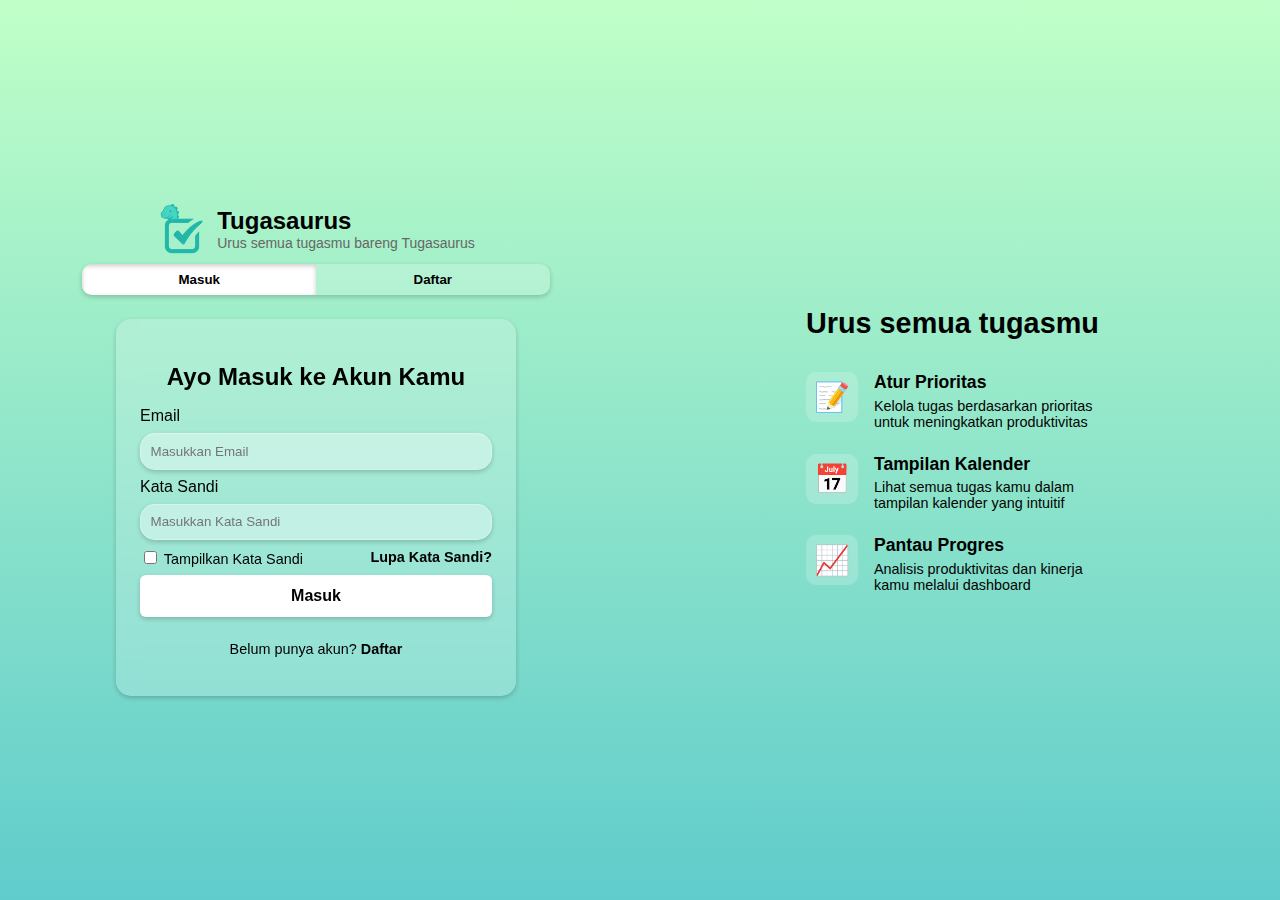
<file: index.html>
<!DOCTYPE html>
<html lang="id">
<head>
  <meta charset="UTF-8" />
  <meta name="viewport" content="width=device-width, initial-scale=1.0"/>
  <title>Tugasaurus - Masuk</title>
  <style>
    * {
      box-sizing: border-box;
      font-family: 'Poppins', sans-serif;
    }

    body, html {
      background: linear-gradient(to bottom, #C0FFC8, #60CCCC);
      min-height: 100vh;
      margin: 0;
    }

    .container {
      display: flex;
      min-height: 100vh;
    }

    .left-column {
      flex: 1;
      color: #000;
      padding: 3rem 2rem;
      display: flex;
      flex-direction: column;
      justify-content: center;
    }

    .right-column {
      flex: 1;
      padding: 1.5rem;
      display: flex;
      flex-direction: column;
      align-items: center;
      justify-content: center;
    }

    .tabs {
      display: flex;
      width: 80%;
      margin-bottom: 1.5rem;
      box-shadow: 0 2px 5px rgba(0,0,0,0.2);
      border-radius: 10px;
      overflow: hidden;
    }

    .tab {
      flex: 1;
      padding: 0.5rem;
      background: rgba(255, 255, 255, 0.2);
      border: none;
      cursor: pointer;
      font-weight: bold;
    }

    .tab.active {
      background: #fff;
      box-shadow: inset 0 2px 5px rgba(0, 0, 0, 0.2);
    }

    .login-card {
      background: rgba(255, 255, 255, 0.2);
      padding: 1.5rem;
      width: 80%;
      max-width: 400px;
      border-radius: 15px;
      box-shadow: 0 2px 5px rgba(0,0,0,0.2);
      backdrop-filter: blur(10px);
      max-height: calc(100vh - 10rem);
      overflow-y: auto;
    }

    .login-card h2 {
      text-align: center;
      margin-bottom: 1rem;
    }

    form {
      display: flex;
      flex-direction: column;
      gap: 0.5rem;
      margin-top: 0.8rem;
    }

    label {
      font-weight: 500;
    }

    input[type="email"],
    input[type="password"] {
      padding: 0.6rem;
      border-radius: 15px;
      border: 1px solid rgba(255, 255, 255, 0.3);
      background: rgba(255, 255, 255, 0.2);
      box-shadow: 0 2px 5px rgba(0,0,0,0.2);
      backdrop-filter: blur(10px);
    }

    .options {
      display: flex;
      justify-content: space-between;
      align-items: center;
      font-size: 0.9em;
    }

    .options a {
      text-decoration: none;
      color: black;
      font-weight: bold;
    }

    .login-button {
      background-color: white;
      color: black;
      font-weight: bold;
      text-align: center;
      padding: 0.7rem;
      border: 1px solid rgba(255, 255, 255, 0.3);
      border-radius: 6px;
      box-shadow: 0 2px 5px rgba(0,0,0,0.2);
      backdrop-filter: blur(10px);
      cursor: pointer;
      text-decoration: none;
    }

    .login-button:hover {
      background-color: #ccc;
    }

    .register-link {
      text-align: center;
      margin-top: 1rem;
      font-size: 0.9em;
    }

    .register-link a {
      color: black;
      font-weight: bold;
      text-decoration: none;
    }

    .features {
      max-width: 300px;
      margin: 0 auto;
    }

    .features h2 {
      font-size: 1.8rem;
      margin-bottom: 2rem;
      font-weight: bold;
    }

    .feature-item {
      display: flex;
      align-items: flex-start;
      margin-bottom: 1.5rem;
    }

    .feature-item .icon {
      font-size: 1.8rem;
      background: rgba(255,255,255,0.2);
      border-radius: 10px;
      padding: 0.5rem;
      margin-right: 1rem;
    }

    .feature-item h3 {
      margin: 0;
      font-size: 1.1rem;
      font-weight: bold;
    }

    .feature-item p {
      margin: 0.3rem 0 0;
      font-size: 0.9rem;
      color: #040404;
    }

    .logo-container {
      display: flex;
      align-items: center;
      gap: 10px;
      margin-bottom: 10px;
    }

    .logo-img {
      width: 50px;
    }

    .logo-text h1 {
      font-size: 24px;
      margin: 0;
    }

    .logo-text p {
      font-size: 14px;
      margin: 0;
      color: #666;
    }

    .clicked-animation {
      transform: scale(0.96);
      transition: transform 0.1s ease-in-out;
    }
  </style>
</head>
<body>
  <div class="container">
    <div class="right-column">
      <div class="logo-container">
        <img src="logo_tugasaurus.png" alt="Tugasaurus Logo" class="logo-img">
        <div class="logo-text">
          <h1>Tugasaurus</h1>
          <p>Urus semua tugasmu bareng Tugasaurus</p>
        </div>
      </div>

      <div class="tabs">
        <button class="tab active">Masuk</button>
        <button class="tab" onclick="window.location.href='haldaftar.html'">Daftar</button>
      </div>

      <div class="login-card">
        <h2>Ayo Masuk ke Akun Kamu</h2>
        <form>
          <label for="email">Email</label>
          <input type="email" id="email" placeholder="Masukkan Email">

          <label for="password">Kata Sandi</label>
          <input type="password" id="password" placeholder="Masukkan Kata Sandi">

          <div class="options">
            <label>
              <input type="checkbox" id="show-password">
              Tampilkan Kata Sandi
            </label>
            <a href="lupasandi.html">Lupa Kata Sandi?</a>
          </div>

          <a href="dashboard.html" class="login-button">Masuk</a>

          <p class="register-link">Belum punya akun? <a href="haldaftar.html">Daftar</a></p>
        </form>
      </div>
    </div>

    <div class="left-column">
      <div class="features">
        <h2>Urus semua tugasmu</h2>

        <div class="feature-item">
          <div class="icon">📝</div>
          <div>
            <h3>Atur Prioritas</h3>
            <p>Kelola tugas berdasarkan prioritas untuk meningkatkan produktivitas</p>
          </div>
        </div>

        <div class="feature-item">
          <div class="icon">📅</div>
          <div>
            <h3>Tampilan Kalender</h3>
            <p>Lihat semua tugas kamu dalam tampilan kalender yang intuitif</p>
          </div>
        </div>

        <div class="feature-item">
          <div class="icon">📈</div>
          <div>
            <h3>Pantau Progres</h3>
            <p>Analisis produktivitas dan kinerja kamu melalui dashboard</p>
          </div>
        </div>
      </div>
    </div>
  </div>

  <script>
    const checkbox = document.getElementById("show-password");
    const passwordInput = document.getElementById("password");

    checkbox.addEventListener("change", () => {
      passwordInput.type = checkbox.checked ? "text" : "password";
    });

    const loginButton = document.querySelector(".login-button");
    loginButton.addEventListener("click", (e) => {
      e.target.classList.add("clicked-animation");
      setTimeout(() => e.target.classList.remove("clicked-animation"), 100);
    });
  </script>
</body>
</html>
</file>
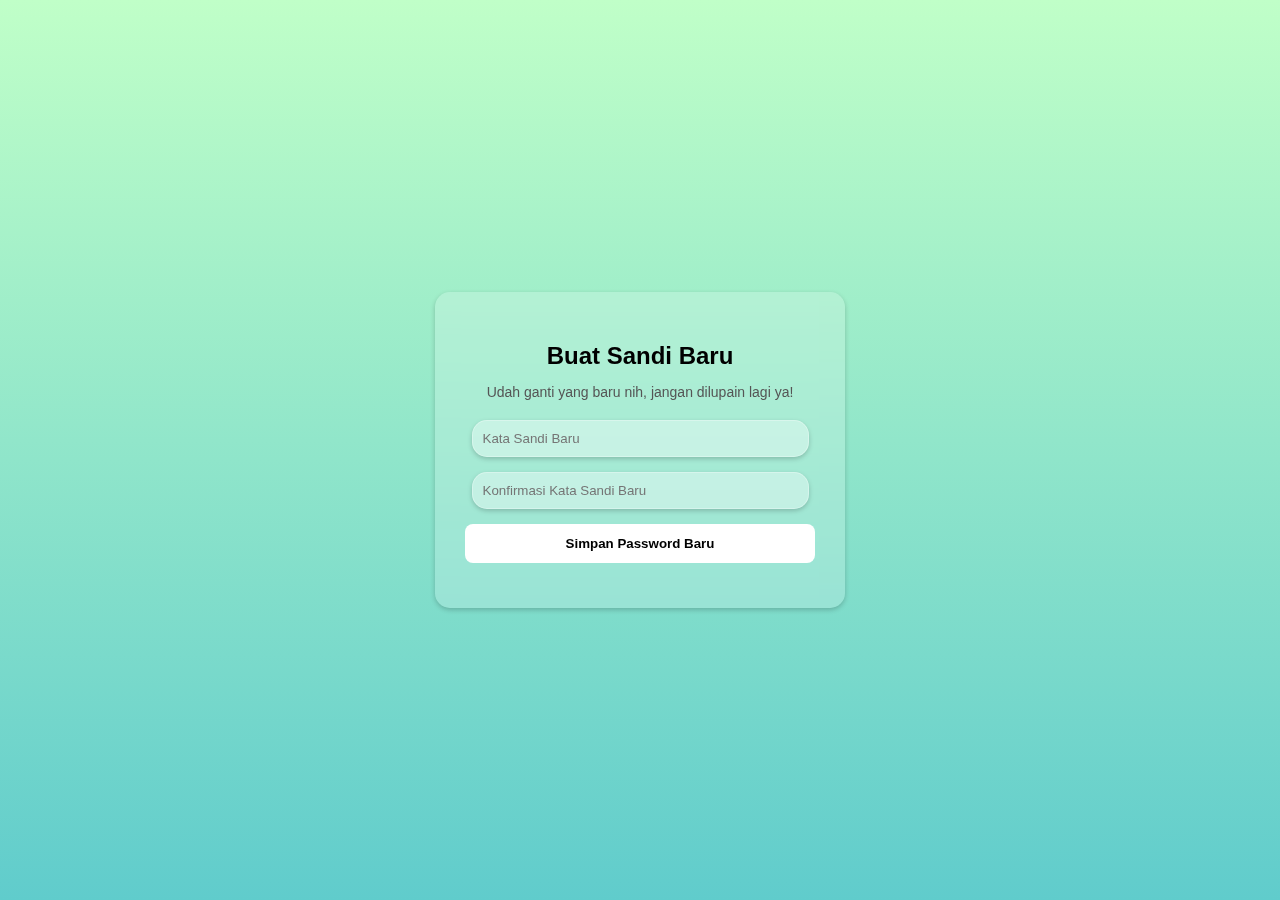
<file: gantisandi.html>
<!DOCTYPE html>
<html lang="id">
<head>
  <meta charset="UTF-8">
  <meta name="viewport" content="width=device-width, initial-scale=1.0">
  <title>Ganti Kata Sandi</title>

  <style>
    body {
      margin: 0;
      padding: 0;
      height: 100vh;
      background: linear-gradient(to bottom, #C0FFC8, #60CCCC);
      display: flex;
      justify-content: center;
      align-items: center;
      font-family: 'Segoe UI', Tahoma, Geneva, Verdana, sans-serif;
    }

    .form-container {
      background: rgba(255, 255, 255, 0.2);
      padding: 30px;
      border-radius: 15px;
      box-shadow: 0 2px 5px rgba(0,0,0,0.2);
      backdrop-filter: blur(10px);
      text-align: center;
      width: 350px;
      position: relative;
    }

    h2 {
      margin-bottom: 10px;
      font-size: 24px;
      font-weight: bold;
    }

    p {
      color: #555;
      margin-bottom: 20px;
      font-size: 14px;
    }

    input {
      flex: 1;
      padding: 10px;
      border-radius: 15px;
      box-shadow: 0 2px 5px rgba(0,0,0,0.2);
      border: 1px solid rgba(255, 255, 255, 0.3);
      backdrop-filter: blur(10px);
      background: rgba(255, 255, 255, 0.2);
      width: 90%;
      margin-bottom: 15px;
    }

    .submit-button {
      width: 100%;
      padding: 12px;
      background-color: white;
      color: black;
      font-weight: bold;
      border: none;
      border-radius: 8px;
      cursor: pointer;
      transition: background 0.3s;
      margin-bottom: 15px;
    }

    .submit-button:hover {
      background-color: #e0e0e0;
    }

    .notification {
      display: none;
      position: absolute;
      top: -50px;
      left: 50%;
      transform: translateX(-50%);
      padding: 10px 20px;
      border-radius: 8px;
      font-size: 14px;
      box-shadow: 0 2px 8px rgba(0, 0, 0, 0.15);
      animation: fadein 0.5s ease;
      z-index: 10;
    }

    .notification.success {
      background-color: #d4edda;
      color: #155724;
    }

    .notification.error {
      background-color: #f8d7da;
      color: #721c24;
    }

    @keyframes fadein {
      from { opacity: 0; transform: translate(-50%, -20px); }
      to { opacity: 1; transform: translate(-50%, 0); }
    }
  </style>
</head>

<body>

  <div class="form-container">
    <div id="notification" class="notification"></div>

    <h2>Buat Sandi Baru</h2>
    <p>Udah ganti yang baru nih, jangan dilupain lagi ya!</p>

    <input type="password" id="new-password" placeholder="Kata Sandi Baru">
    <input type="password" id="confirm-password" placeholder="Konfirmasi Kata Sandi Baru">

    <button type="button" class="submit-button" onclick="changePassword()">Simpan Password Baru</button>
  </div>

  <script>
    function showNotif(message, type) {
      const notification = document.getElementById('notification');
      notification.innerText = message;
      notification.className = `notification ${type}`;
      notification.style.display = 'block';

      setTimeout(() => {
        notification.style.display = 'none';
      }, 3000);
    }

    function changePassword() {
      const newPassword = document.getElementById('new-password').value.trim();
      const confirmPassword = document.getElementById('confirm-password').value.trim();

      if (!newPassword || !confirmPassword) {
        showNotif('Ada kolom yang belum kamu isi :(', 'error');
      } else if (newPassword !== confirmPassword) {
        showNotif('Kata sandi belum cocok :(', 'error');
      } else {
        showNotif('Yeay sandi kamu berhasil diubah!', 'success');
        
        setTimeout(() => {
          window.location.href = 'dashboard.html'; 
        }, 1500);
      }
    }
  </script>

</body>
</html>
</file>
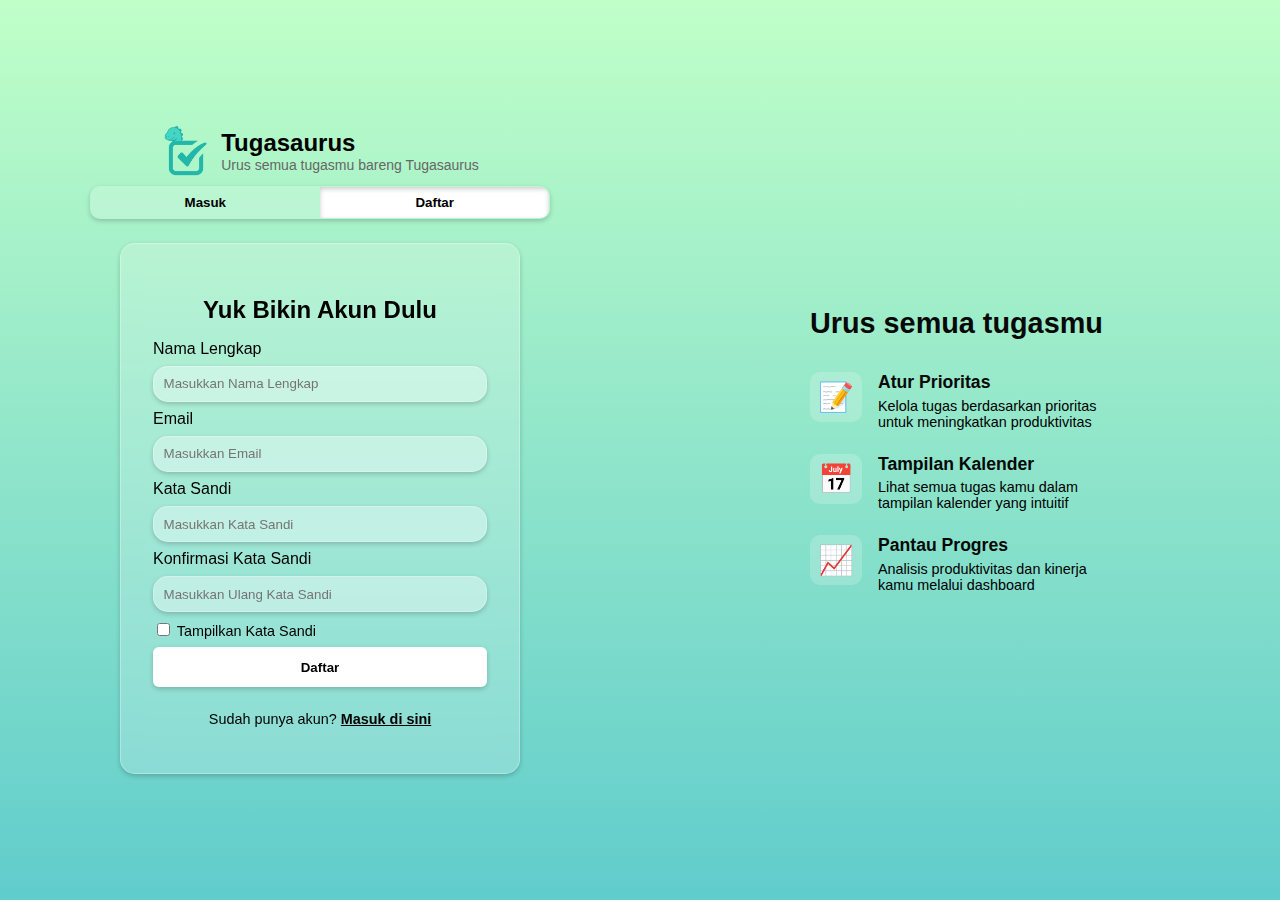
<file: haldaftar.html>
<!DOCTYPE html>
<html lang="id">
<head>
  <meta charset="UTF-8">
  <meta name="viewport" content="width=device-width, initial-scale=1.0">
  <title>Tugasaurus - Daftar</title>
  <link rel="stylesheet" href="daftar.css">
</head>
<body>
  <div class="container">
    <div class="right-column">
      <div class="logo-container"> 
        <img src="logo_tugasaurus.png" alt="Tugasaurus Logo" class="logo-img">
        <div class="logo-text">
          <h1>Tugasaurus</h1>
          <p>Urus semua tugasmu bareng Tugasaurus</p>
        </div>
      </div>

      <div class="tabs">
        <button class="tab" onclick="window.location.href='index.html'">Masuk</button>
        <button class="tab active">Daftar</button>
      </div>

      <div class="login-card">
        <h2>Yuk Bikin Akun Dulu</h2>
        <form>
          <label for="name">Nama Lengkap</label>
          <input type="text" id="name" placeholder="Masukkan Nama Lengkap">

          <label for="email">Email</label>
          <input type="email" id="email" placeholder="Masukkan Email">

          <label for="password">Kata Sandi</label>
          <input type="password" id="password" placeholder="Masukkan Kata Sandi">

          <label for="confirm-password">Konfirmasi Kata Sandi</label>
          <input type="password" id="confirm-password" placeholder="Masukkan Ulang Kata Sandi">

          <div class="options">
            <label>
              <input type="checkbox" id="show-password">
              Tampilkan Kata Sandi
            </label>
          </div>


          <button type="submit" class="login-button">Daftar</button>

          <p class="register-link">Sudah punya akun? <a href="index.html">Masuk di sini</a></p>
        </form>
      </div>
    </div>

    <!-- Background abu-abu + konten -->
    <div class="left-column">
      <div class="features">
        <h2>Urus semua tugasmu</h2>

        <div class="feature-item">
          <div class="icon">📝</div>
          <div>
            <h3>Atur Prioritas</h3>
            <p>Kelola tugas berdasarkan prioritas untuk meningkatkan produktivitas</p>
          </div>
        </div>

        <div class="feature-item">
          <div class="icon">📅</div>
          <div>
            <h3>Tampilan Kalender</h3>
            <p>Lihat semua tugas kamu dalam tampilan kalender yang intuitif</p>
          </div>
        </div>

        <div class="feature-item">
          <div class="icon">📈</div>
          <div>
            <h3>Pantau Progres</h3>
            <p>Analisis produktivitas dan kinerja kamu melalui dashboard</p>
          </div>
        </div>

      </div>
    </div>

  </div>

  <script src="daftar.js"></script>
</body>
</html>
</file>
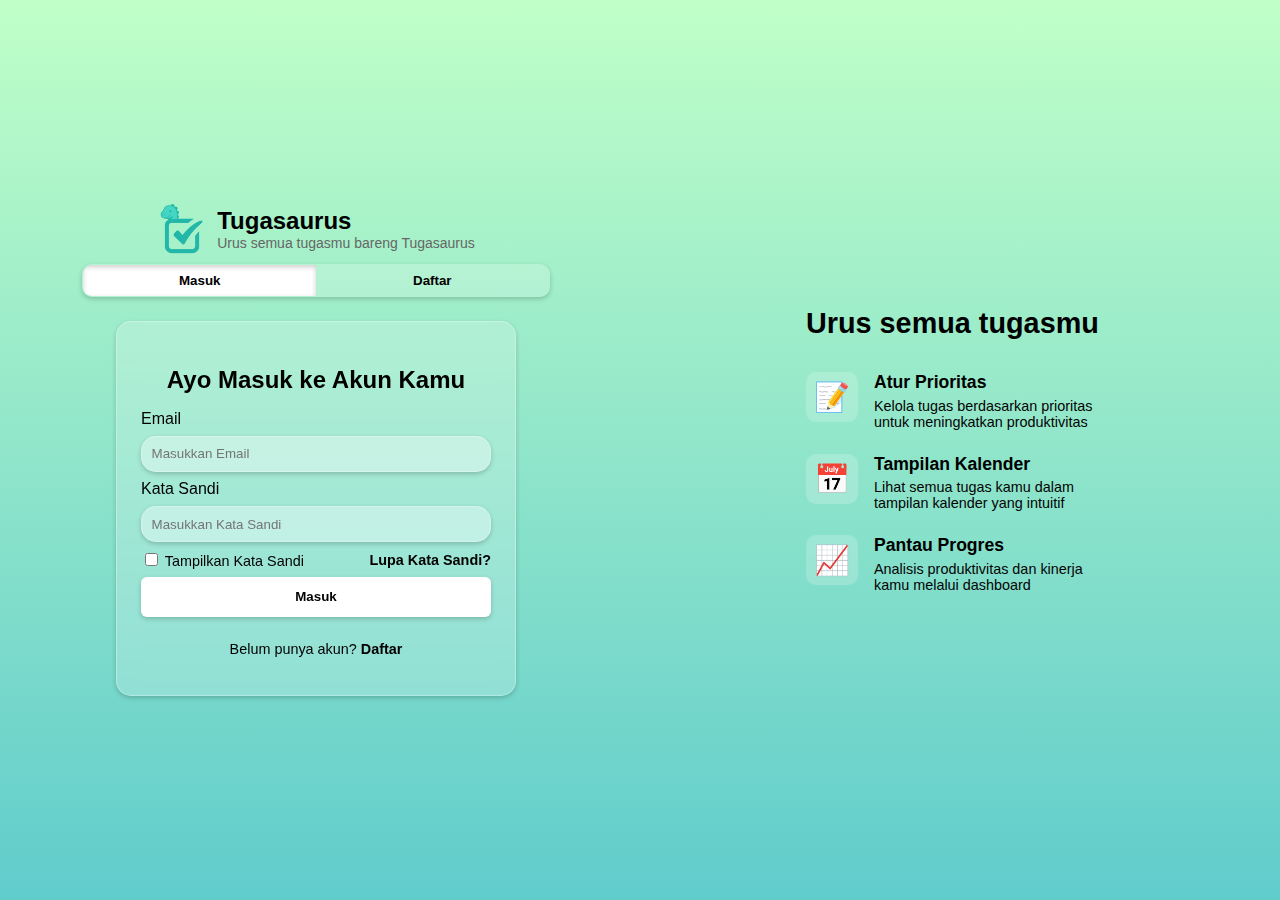
<file: halmasuk.html>
<!DOCTYPE html>
<html lang="id">
<head>
  <meta charset="UTF-8">
  <meta name="viewport" content="width=device-width, initial-scale=1.0">
  <title>Tugasaurus - Masuk</title>
  <link rel="stylesheet" href="login.css">
</head>
<body>
  <div class="container">
    <div class="right-column">
      <div class="logo-container"> 
        <img src="logo_tugasaurus.png" alt="Tugasaurus Logo" class="logo-img">
        <div class="logo-text">
          <h1>Tugasaurus</h1>
          <p>Urus semua tugasmu bareng Tugasaurus</p>
        </div>
      </div>

      <div class="tabs">
        <button class="tab active">Masuk</button>
        <button class="tab" onclick="window.location.href='haldaftar.html'">Daftar</button>
      </div>

      <div class="login-card">
        <h2>Ayo Masuk ke Akun Kamu</h2>
        <form>
          <label for="email">Email</label>
          <input type="email" id="email" placeholder="Masukkan Email">

          <label for="password">Kata Sandi</label>
          <input type="password" id="password" placeholder="Masukkan Kata Sandi">

          <div class="options">
            <label>
              <input type="checkbox" id="show-password">
              Tampilkan Kata Sandi
            </label>
            <a href="lupasandi.html">Lupa Kata Sandi?</a>
          </div>

          <button class="login-button" onclick="window.location.href='../DASHBOARD/dashboard.html'">Masuk</button>

 

          <p class="register-link">Belum punya akun? <a href="haldaftar.html">Daftar</a></p>
        </form>
      </div>
    </div>

    <!-- Background abu-abu diisi fitur -->
    <div class="left-column">
      <div class="features">
        <h2>Urus semua tugasmu</h2>

        <div class="feature-item">
          <div class="icon">📝</div>
          <div>
            <h3>Atur Prioritas</h3>
            <p>Kelola tugas berdasarkan prioritas untuk meningkatkan produktivitas</p>
          </div>
        </div>

        <div class="feature-item">
          <div class="icon">📅</div>
          <div>
            <h3>Tampilan Kalender</h3>
            <p>Lihat semua tugas kamu dalam tampilan kalender yang intuitif</p>
          </div>
        </div>

        <div class="feature-item">
          <div class="icon">📈</div>
          <div>
            <h3>Pantau Progres</h3>
            <p>Analisis produktivitas dan kinerja kamu melalui dashboard</p>
          </div>
        </div>
      </div>
    </div>
  </div>

  <script src="login.js"></script>
</body>
</html>
</file>
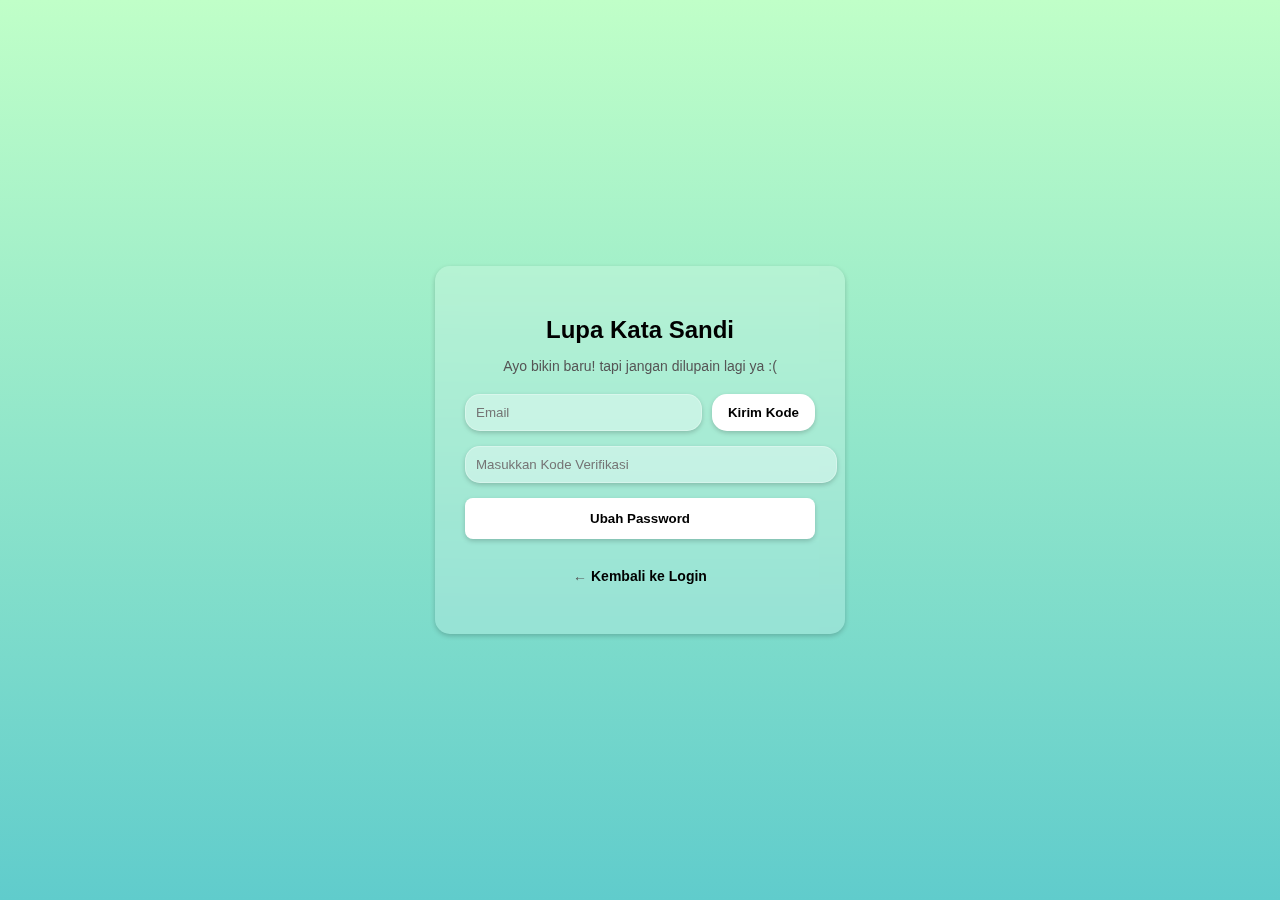
<file: lupasandi.html>
<!DOCTYPE html>
<html lang="id">
<head>
  <meta charset="UTF-8">
  <meta name="viewport" content="width=device-width, initial-scale=1.0">
  <title>Lupa Kata Sandi</title>

  <style>
    body {
      margin: 0;
      padding: 0;
      height: 100vh;
      background: linear-gradient(to bottom, #C0FFC8, #60CCCC);
      display: flex;
      justify-content: center;
      align-items: center;
      font-family: 'Segoe UI', Tahoma, Geneva, Verdana, sans-serif;
    }

    .form-container {
      background: rgba(255, 255, 255, 0.2);
      padding: 30px;
      border-radius: 15px;
      box-shadow: 0 2px 5px rgba(0,0,0,0.2);
      backdrop-filter: blur(10px);
      text-align: center;
      width: 350px;
      position: relative;
    }

    h2 {
      margin-bottom: 10px;
      font-size: 24px;
      font-weight: bold;
    }

    p {
      color: #555;
      margin-bottom: 20px;
      font-size: 14px;
    }

    .email-verification {
      display: flex;
      gap: 10px;
      margin-bottom: 15px;
    }

    .email-verification input {
      flex: 1;
      padding: 10px;
      border-radius: 15px;
      box-shadow: 0 2px 5px rgba(0,0,0,0.2);
      border: 1px solid rgba(255, 255, 255, 0.3);
      backdrop-filter: blur(10px);
      background: rgba(255, 255, 255, 0.2);
    }

    .send-code {
      border-radius: 15px;
      padding: 10px 15px;
      font-weight: bold;
      cursor: pointer;
      transition: background 0.3s;
      box-shadow: 0 2px 5px rgba(0,0,0,0.2);
      border: 1px solid rgba(255, 255, 255, 0.3);
      backdrop-filter: blur(10px);
      background: white
    }

    .send-code:hover {
      background-color: #ccc;
    }

    #verification-code {
      width: 100%;
      padding: 10px;
      margin-bottom: 15px;
      border-radius: 15px;
      box-shadow: 0 2px 5px rgba(0,0,0,0.2);
      border: 1px solid rgba(255, 255, 255, 0.3);
      backdrop-filter: blur(10px);
      background: rgba(255, 255, 255, 0.2);
    }

    .submit-button {
      width: 100%;
      padding: 12px;
      background-color: white;
      color: black;
      font-weight: bold;
      border-radius: 8px;
      cursor: pointer;
      transition: background 0.3s;
      margin-bottom: 15px;
      box-shadow: 0 2px 5px rgba(0,0,0,0.2);
      border: 1px solid rgba(255, 255, 255, 0.3);
      backdrop-filter: blur(10px);
    }

    .submit-button:hover {
      background-color: #e0e0e0;
    }

    .back-to-login {
      font-size: 14px;
    }

    .back-to-login a {
      text-decoration: none;
      font-weight: bold;
      color: black;
    }

    .back-to-login a:hover {
      text-decoration: underline;
    }

    /* Notifikasi */
    .notification {
      display: none;
      position: absolute;
      top: -50px;
      left: 50%;
      transform: translateX(-50%);
      padding: 10px 20px;
      border-radius: 8px;
      font-size: 14px;
      box-shadow: 0 2px 8px rgba(0, 0, 0, 0.15);
      animation: fadein 0.5s ease;
      z-index: 10;
    }

    .notification.success {
      background-color: #d4edda;
      color: #155724;
    }

    .notification.error {
      background-color: #f8d7da;
      color: #721c24;
    }

    @keyframes fadein {
      from { opacity: 0; transform: translate(-50%, -20px); }
      to { opacity: 1; transform: translate(-50%, 0); }
    }
  </style>
</head>

<body>

  <div class="form-container">
    <div id="notification" class="notification"></div>

    <h2>Lupa Kata Sandi</h2>
    <p>Ayo bikin baru! tapi jangan dilupain lagi ya :( </p>

    <div class="email-verification">
      <input type="email" id="email" placeholder="Email">
      <button type="button" class="send-code" onclick="showNotification()">Kirim Kode</button>
    </div>

    <input type="text" id="verification-code" placeholder="Masukkan Kode Verifikasi">

    <button type="button" class="submit-button" onclick="checkVerificationCode()">Ubah Password</button>
    

    <p class="back-to-login">
      ← <a href="index.html">Kembali ke Login</a>
    </p>
  </div>

  <script>
   function showNotification() {
  const emailInput = document.getElementById('email');
  const notification = document.getElementById('notification');
  const emailValue = emailInput.value.trim();

  const emailRegex = /^[^\s@]+@[^\s@]+\.[^\s@]+$/;

  if (emailValue === '') {
    // Email blm diisi
    notification.innerText = 'Tolong masukkan email terlebih dahulu.';
    notification.className = 'notification error';
  } else if (!emailRegex.test(emailValue)) {
    // Format email yg salah
    notification.innerText = 'Format email tidak valid.';
    notification.className = 'notification error';
  } else {
    // Email udh bnr
    notification.innerText = 'Yeay kode nya berhasil dikirim!';
    notification.className = 'notification success';
  }

  notification.style.display = 'block';

  // Durasi notif
  setTimeout(() => {
    notification.style.display = 'none';
  }, 3000);
}

function checkVerificationCode() {
  const kodeInput = document.getElementById('verification-code').value.trim();

  if (kodeInput === '') {
   notification.innerText = 'Wah coba liat ada yang belum kamu isi tuh!';
   notification.className = 'notification error';
   notification.style.display = 'block';

  setTimeout(() => {
    notification.style.display = 'none';
  }, 4000);
  } else {
    // Kalau sudah ada isinya, baru pindah halaman
    window.location.href = 'gantisandi.html'; 
  }
}


  </script>

</body>
</html>
</file>
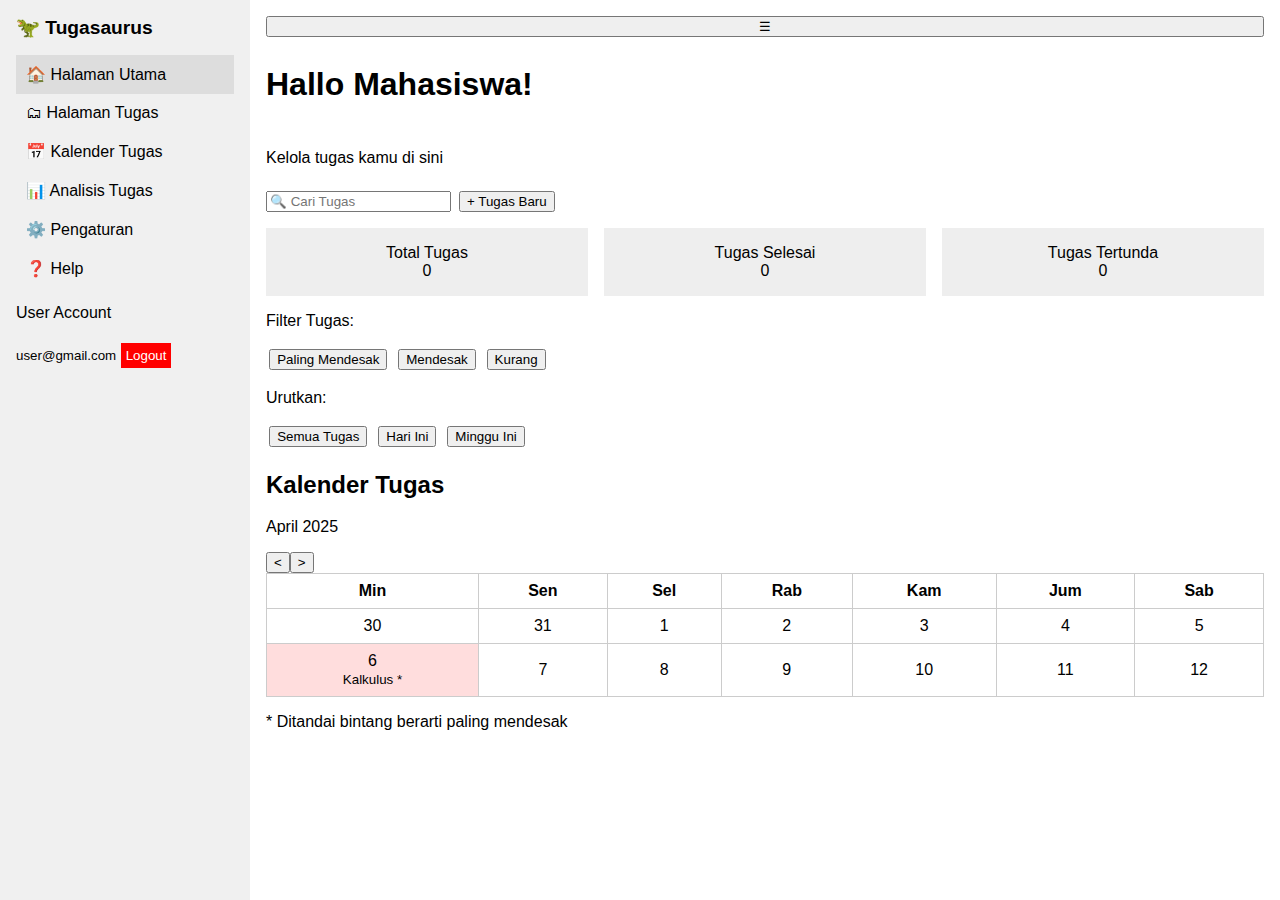
<file: DASHBOARD/dashboard.html>
<!DOCTYPE html>
<html lang="id">
<head>
  <meta charset="UTF-8" />
  <meta name="viewport" content="width=device-width, initial-scale=1.0"/>
  <title>Tugasaurus Dashboard</title>
  <link rel="stylesheet" href="dashboard.css" />
</head>
<body>
  <div class="container">
    <!-- Sidebar -->
    <aside class="sidebar">
      <div class="logo">🦖 Tugasaurus</div>
      <nav>
        <ul>
          <li class="active">🏠 Halaman Utama</li>
          <li>🗂 Halaman Tugas</li>
          <li>📅 Kalender Tugas</li>
          <li>📊 Analisis Tugas</li>
          <li>⚙️ Pengaturan</li>
          <li>❓ Help</li>
        </ul>
      </nav>
      <div class="user">
        <p>User Account</p>
        <small>user@gmail.com</small>
        <button class="logout">Logout</button>
      </div>
    </aside>

    <!-- Main Content -->
    <main class="dashboard">
      <header>
        <button class="hamburger">☰</button>
        <h1>Hallo Mahasiswa!</h1>
        <p>Kelola tugas kamu di sini</p>
        <div class="actions">
          <input type="text" placeholder="🔍 Cari Tugas"/>
          <button class="add-task">+ Tugas Baru</button>
        </div>
      </header>

      <section class="task-summary">
        <div class="card">Total Tugas<br><span>0</span></div>
        <div class="card">Tugas Selesai<br><span>0</span></div>
        <div class="card">Tugas Tertunda<br><span>0</span></div>
      </section>

      <section class="filters">
        <p>Filter Tugas:</p>
        <button>Paling Mendesak</button>
        <button>Mendesak</button>
        <button>Kurang</button>
        <p>Urutkan:</p>
        <button>Semua Tugas</button>
        <button>Hari Ini</button>
        <button>Minggu Ini</button>
      </section>

      <section class="calendar">
        <h2>Kalender Tugas</h2>
        <div class="calendar-nav">
          <p>April 2025</p>
          <div><button>&lt;</button><button>&gt;</button></div>
        </div>
        <table>
          <thead>
            <tr>
              <th>Min</th><th>Sen</th><th>Sel</th><th>Rab</th><th>Kam</th><th>Jum</th><th>Sab</th>
            </tr>
          </thead>
          <tbody>
            <tr><td>30</td><td>31</td><td>1</td><td>2</td><td>3</td><td>4</td><td>5</td></tr>
            <tr><td class="urgent">6<br><small>Kalkulus *</small></td><td>7</td><td>8</td><td>9</td><td>10</td><td>11</td><td>12</td></tr>
          </tbody>
        </table>
        <p>* Ditandai bintang berarti paling mendesak</p>
      </section>
    </main>
  </div>
  <script src="dashboard.js"></script>
</body>
</html>
</file>
<file: daftar.css>
* {
  box-sizing: border-box;
  font-family: 'Poppins', sans-serif;
}

body, html {
  background: linear-gradient(to bottom, #C0FFC8, #60CCCC);
  min-height: 100vh;
  margin: 0;
  font-family: 'Poppins', sans-serif; 
}

.container {
  display: flex;
  min-height: 100vh;
  overflow: hidden;
}

.left-column {
  flex: 1;
  background: linear-gradient(to bottom, #C0FFC8, #60CCCC);
  color: rgb(8, 8, 8);
  padding: 3rem 2rem;
  display: flex;
  flex-direction: column;
  justify-content:center;
}

.features {
  max-width: 300px;
  margin: 0 auto;
}

.features h2 {
  font-size: 1.8rem;
  margin-bottom: 2rem;
  font-weight: bold;
  text-align: left;
}

.feature-item {
  display: flex;
  align-items: flex-start;
  margin-bottom: 1.5rem;
}

.feature-item .icon {
  font-size: 1.8rem;
  background: rgba(255,255,255,0.2);
  border-radius: 10px;
  padding: 0.5rem;
  margin-right: 1rem;
}

.feature-item h3 {
  margin: 0;
  font-size: 1.1rem;
  font-weight: bold;
}

.feature-item p {
  margin: 0.3rem 0 0;
  font-size: 0.9rem;
  color: #000000;
}


.right-column {
  flex: 1;
  padding: 3rem 2rem;
  display: flex;
  flex-direction: column;
  align-items: center;
  justify-content: center;
}

.brand {
  margin-bottom: 0.2rem;
  margin-top: 0.01rem;
  font-size: 2em;
  font-weight: bold;
}

.tagline {
  color: #000000;
  margin-bottom: 1rem;
}

.tabs {
  display: flex;
  width: 80%;
  margin-bottom: 1.5rem;
  box-shadow: 0 2px 5px rgba(0,0,0,0.2);
  border: 1px solid rgba(255, 255, 255, 0.2);
  border-radius: 10px;
  overflow: hidden;
}

.tab {
  flex: 1;
  padding: 0.5rem;
  background: rgba(255, 255, 255, 0.2);
  border: none;
  cursor: pointer;
  font-weight: bold;
}

.tab.active {
  background: #ffffff; 
  box-shadow: inset 0 2px 5px rgba(0, 0, 0, 0.2);
  border: none;
  font-weight: bold;
}

.login-card {
  background:rgba(255, 255, 255, 0.2);
  padding: 2rem;
  width: 80%;
  max-width: 400px;
  border-radius: 15px;
  box-shadow: 0 2px 5px rgba(0,0,0,0.2);
  border: 1px solid rgba(255, 255, 255, 0.3); /* border putih 30% transparan */
  backdrop-filter: blur(10px);
}

.login-card h2 {
  text-align: center;
  margin-bottom: 1rem;
}

form {
  display: flex;
  flex-direction: column;
  gap: 0.5rem;
  margin-top: 0.8rem;
}

label {
  font-weight: 500;
}

input[type="email"],
input[type="password"],
input[type="text"] {
  padding: 0.6rem;
  box-shadow: 0 2px 5px rgba(0,0,0,0.2);
  border: 1px solid rgba(255, 255, 255, 0.3);
  backdrop-filter: blur(10px);
  background: rgba(255, 255, 255, 0.2);
  border-radius: 15px;
}

.options {
  accent-color: #C0FFC8;
  display: flex;
  justify-content: space-between;
  align-items: center;
  font-size: 0.9em;
}

.options a {
  text-decoration: none;
  color: black;
  font-weight: bold;
}

.login-button {
  padding: 0.7rem;
  background: white;
  border: 1px solid rgba(255, 255, 255, 0.3);
  border-radius: 6px;
  box-shadow: 0 2px 5px rgba(0,0,0,0.2);
  backdrop-filter: blur(10px);
  cursor: pointer;
  font-weight: bold;
}

.register-link {
  text-align: center;
  margin-top: 1rem;
  font-size: 0.9em;
}

.register-link a {
  color: black;
  font-weight: bold;
  text-decoration: none;
}

.logo-container {
  display: flex;
  align-items: center;
  gap: 10px; /* Jarak antara logo dan tulisan */
  margin-bottom: 10px; /* Jarak ke bawah */
}

.logo-img {
  width: 50px; /* Kecilkan ukuran logo */
  height: auto;
}

.logo-text h1 {
  font-size: 24px; /* Ukuran teks "Tugasaurus" */
  margin: 0;
}

.logo-text p {
  font-size: 14px; /* Ukuran tulisan kecil di bawah */
  margin: 0;
  color: #666; /* Abu-abu supaya ga terlalu mencolok */
}
</file>
<file: login.css>
* {
  box-sizing: border-box;
  font-family: 'Poppins', sans-serif;
}

body, html {
  background: linear-gradient(to bottom, #C0FFC8, #60CCCC);
  min-height: 100vh;
  margin: 0;
  font-family: 'Poppins', sans-serif; 
}

.container {
  display: flex;
  min-height: 100vh;
  overflow: hidden;
}

.left-column {
  flex: 1;
  background: linear-gradient(to bottom, #C0FFC8, #60CCCC);
  color: rgb(0, 0, 0);
  padding: 3rem 2rem;
  display: flex;
  flex-direction: column;
  justify-content: center;
}

.right-column {
  flex: 1;
  padding: 1.5rem;
  display: flex;
  flex-direction: column;
  align-items: center;
  justify-content: center;
}

.brand {
  margin-bottom: 0.2rem;
  font-size: 2em;
  font-weight: bold;
}

.tagline {
  color: #000000;
  margin-bottom: 1rem;
}

.tabs {
  display: flex;
  width: 80%;
  margin-bottom: 1.5rem;
  box-shadow: 0 2px 5px rgba(0,0,0,0.2);
  border: 1px solid rgba(255, 255, 255, 0.2);
  border-radius: 10px;
  overflow: hidden;
}

.tab {
  flex: 1;
  padding: 0.5rem;
  background: rgba(255, 255, 255, 0.2);
  border: none;
  cursor: pointer;
  font-weight: bold;
}

.tab.active {
  background: #ffffff; 
  box-shadow: inset 0 2px 5px rgba(0, 0, 0, 0.2);
  border: none;
  font-weight: bold;
}

.login-card {
  background: rgba(255, 255, 255, 0.2);
  padding: 1.5rem;
  width: 80%;
  max-width: 400px;
  border-radius: 15px;
  box-shadow: 0 2px 5px rgba(0,0,0,0.2);
  border: 1px solid rgba(255, 255, 255, 0.3); /* border putih 30% transparan */
  backdrop-filter: blur(10px);
  max-height: calc(100vh - 10rem);
  overflow-y: auto;
}

.login-card h2 {
  text-align: center;
  margin-bottom: 1rem;
}

form {
  display: flex;
  flex-direction: column;
  gap: 0.5rem;
  margin-top: 0.8rem;
}

label {
  font-weight: 500;
}

input[type="email"],
input[type="password"],
input[type="text"] {
  padding: 0.6rem;
  box-shadow: 0 2px 5px rgba(0,0,0,0.2);
  border: 1px solid rgba(255, 255, 255, 0.3);
  backdrop-filter: blur(10px);
  background: rgba(255, 255, 255, 0.2);
  border-radius: 15px;
}

.options {
  accent-color: #C0FFC8;
  display: flex;
  justify-content: space-between;
  align-items: center;
  font-size: 0.9em;
}

.options a {
  text-decoration: none;
  color: black;
  font-weight: bold;
}

.login-button {
  padding: 0.7rem;
  background: white;
  border: 1px solid rgba(255, 255, 255, 0.3);
  border-radius: 6px;
  box-shadow: 0 2px 5px rgba(0,0,0,0.2);
  backdrop-filter: blur(10px);
  cursor: pointer;
  font-weight: bold;
}

.register-link {
  text-align: center;
  margin-top: 1rem;
  font-size: 0.9em;
}

.register-link a {
  color: black;
  font-weight: bold;
  text-decoration: none;
}

/* Tambahan styling fitur di kiri */
.features {
  max-width: 300px;
  margin: 0 auto;
}

.features h2 {
  font-size: 1.8rem;
  margin-bottom: 2rem;
  font-weight: bold;
  text-align: left;
}

.feature-item {
  display: flex;
  align-items: flex-start;
  margin-bottom: 1.5rem;
}

.feature-item .icon {
  font-size: 1.8rem;
  background: rgba(255,255,255,0.2);
  border-radius: 10px;
  padding: 0.5rem;
  margin-right: 1rem;
}

.feature-item h3 {
  margin: 0;
  font-size: 1.1rem;
  font-weight: bold;
}

.feature-item p {
  margin: 0.3rem 0 0;
  font-size: 0.9rem;
  color: #040404;
}

.logo-container {
  display: flex;
  align-items: center;
  gap: 10px; /* Jarak antara logo dan tulisan */
  margin-bottom: 10px; /* Jarak ke bawah */
}

.logo-img {
  width: 50px; /* Kecilkan ukuran logo */
  height: auto;
}

.logo-text h1 {
  font-size: 24px; /* Ukuran teks "Tugasaurus" */
  margin: 0;
}

.logo-text p {
  font-size: 14px; /* Ukuran tulisan kecil di bawah */
  margin: 0;
  color: #666; /* Abu-abu supaya ga terlalu mencolok */
}
</file>
<file: DASHBOARD/dashboard.css>
* {
    box-sizing: border-box;
  }
  body {
    margin: 0;
    font-family: sans-serif;
  }
  .container {
    display: flex;
  }
  .sidebar {
    width: 250px;
    background: #f0f0f0;
    padding: 1rem;
    height: 100vh;
  }
  .sidebar .logo {
    font-weight: bold;
    font-size: 1.2rem;
  }
  .sidebar nav ul {
    list-style: none;
    padding: 0;
  }
  .sidebar nav li {
    padding: 10px;
    cursor: pointer;
  }
  .sidebar nav li.active {
    background: #ddd;
  }
  .sidebar .user {
    margin-top: auto;
  }
  .sidebar .logout {
    margin-top: 5px;
    background: red;
    color: white;
    border: none;
    padding: 5px;
  }
  
  .dashboard {
    flex-grow: 1;
    padding: 1rem;
  }
  header {
    display: flex;
    flex-direction: column;
    gap: 0.5rem;
  }
  header .actions {
    display: flex;
    gap: 0.5rem;
  }
  .task-summary {
    display: flex;
    gap: 1rem;
    margin-top: 1rem;
  }
  .task-summary .card {
    background: #eee;
    padding: 1rem;
    flex: 1;
    text-align: center;
  }
  .filters {
    margin-top: 1rem;
  }
  .filters button {
    margin: 0.2rem;
  }
  .calendar {
    margin-top: 1rem;
  }
  .calendar table {
    width: 100%;
    border-collapse: collapse;
  }
  .calendar th, .calendar td {
    border: 1px solid #ccc;
    text-align: center;
    padding: 0.5rem;
  }
  .urgent {
    background: #ffdddd;
  }
</file>
